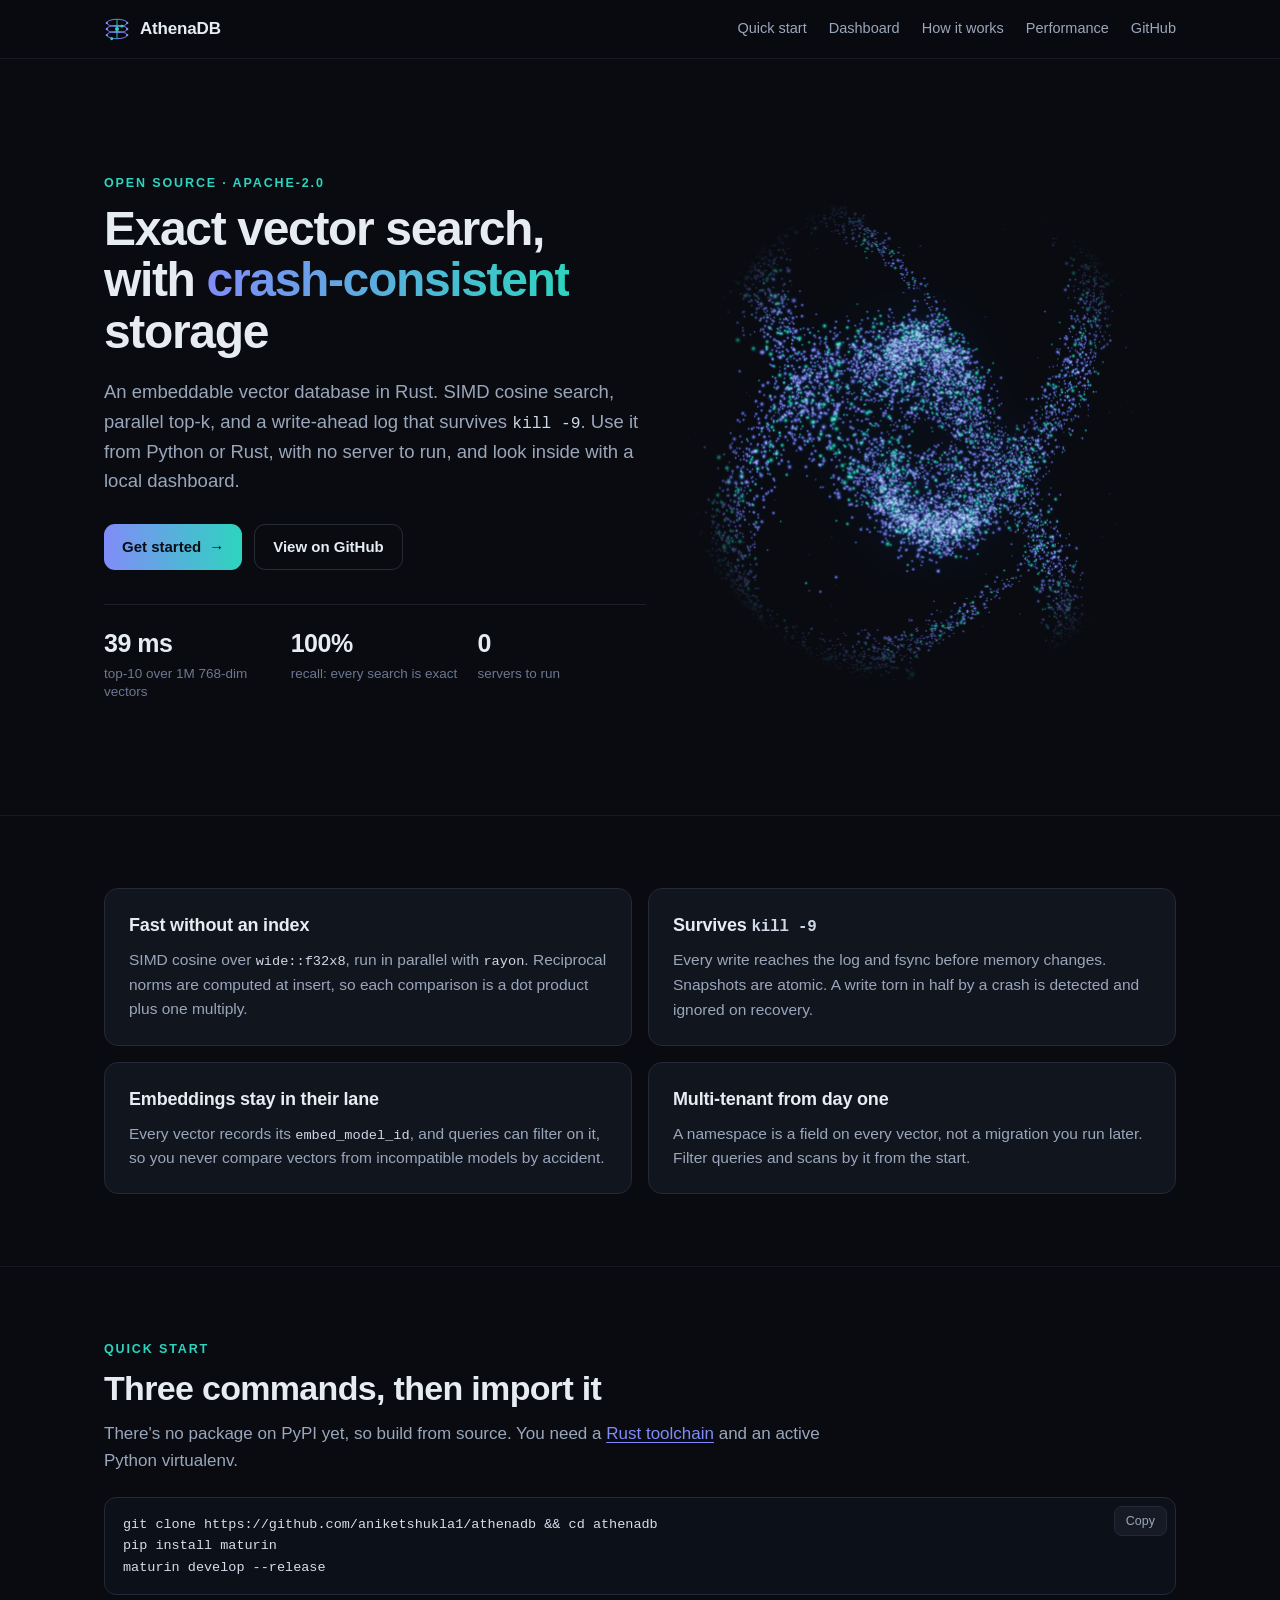
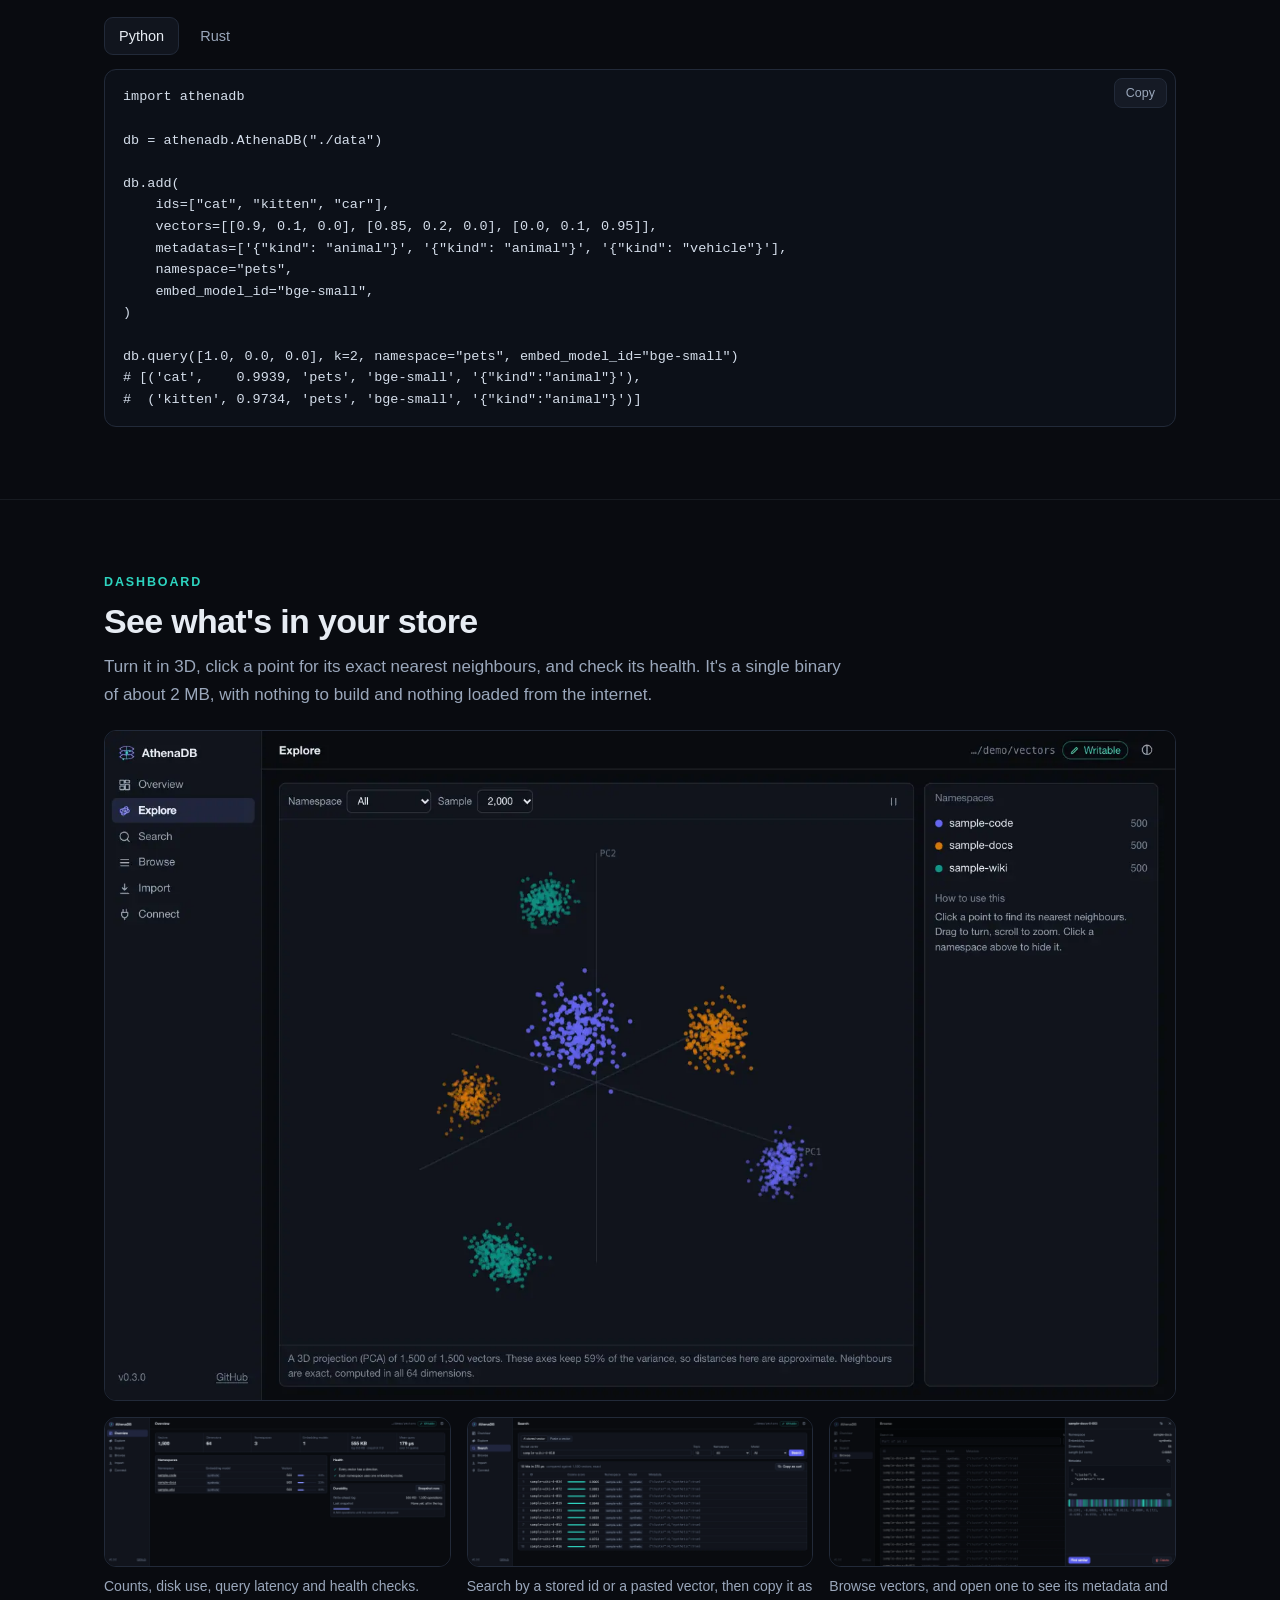
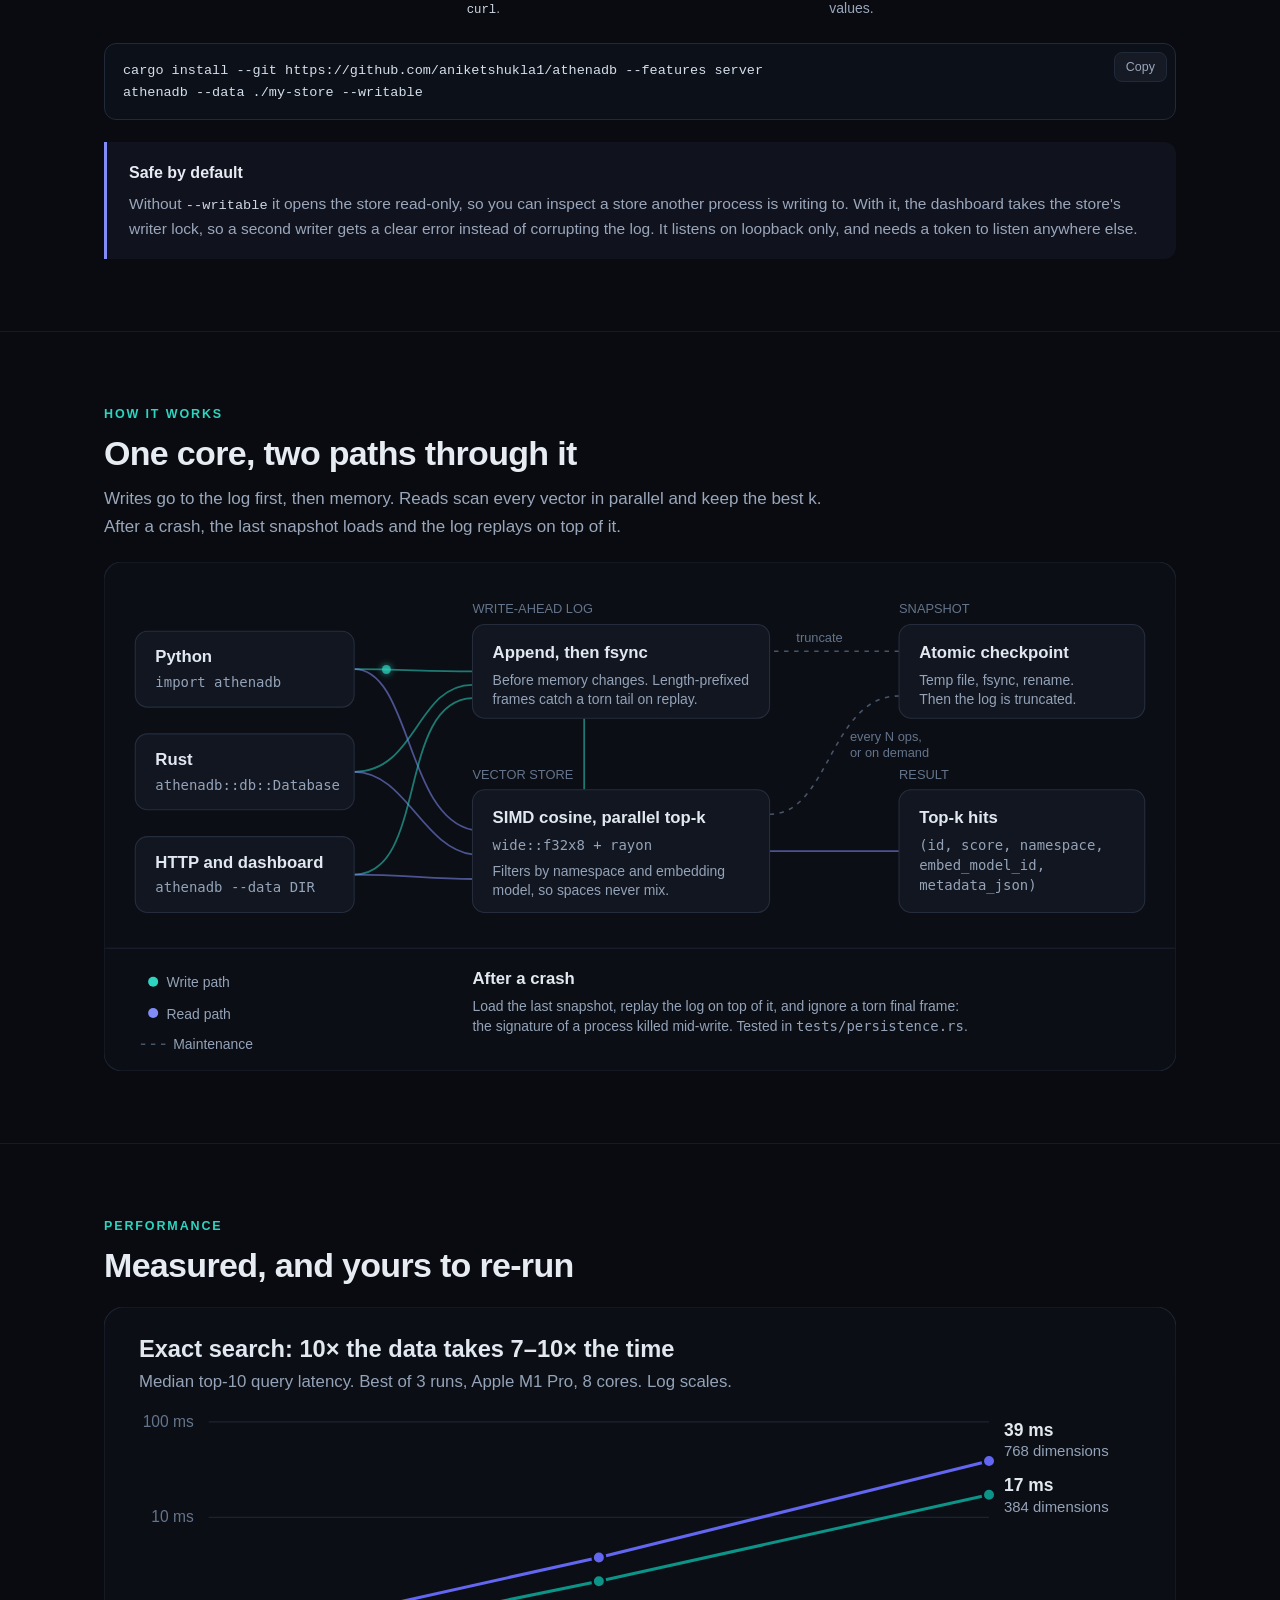
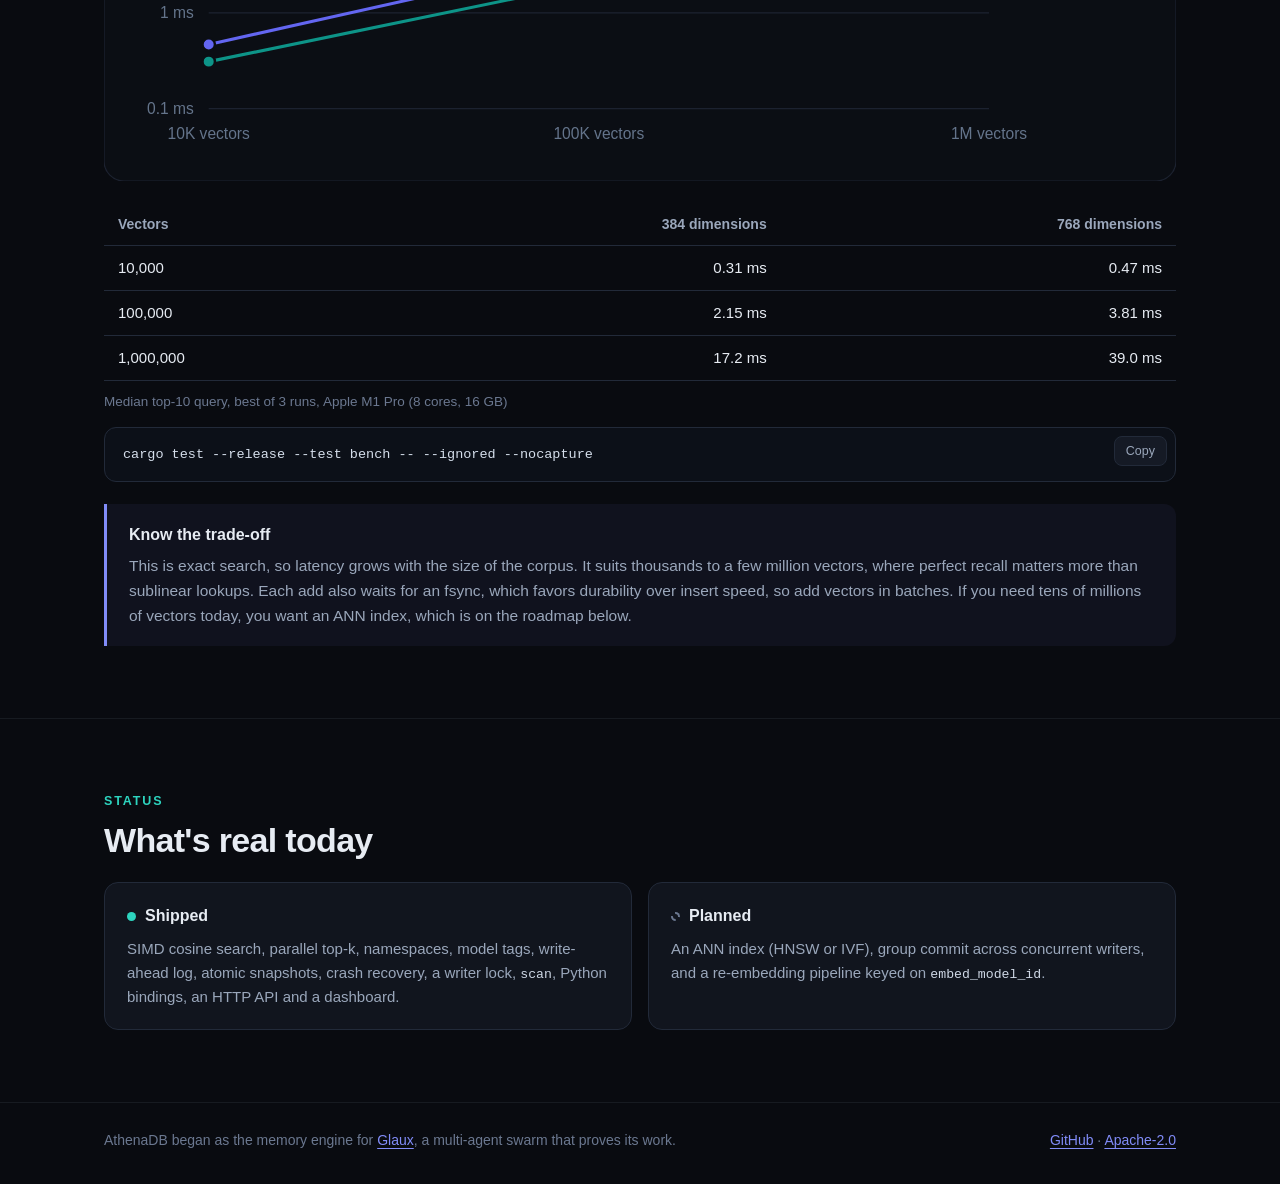
<file: site/index.html>
<!doctype html>
<html lang="en">
<head>
  <meta charset="utf-8">
  <meta name="viewport" content="width=device-width, initial-scale=1">
  <title>AthenaDB: exact vector search in Rust, with crash-consistent storage</title>
  <meta name="description" content="An embeddable vector database in Rust. SIMD cosine search, parallel top-k, write-ahead logging and atomic snapshots. Use it from Python or Rust, with no server to run.">
  <meta property="og:title" content="AthenaDB">
  <meta property="og:description" content="Exact vector search in Rust, with crash-consistent storage.">
  <meta property="og:image" content="https://aniketshukla1.github.io/athenadb/assets/social-card.png">
  <meta property="og:url" content="https://aniketshukla1.github.io/athenadb/">
  <meta name="twitter:card" content="summary_large_image">
  <meta name="theme-color" content="#090b10">
  <link rel="icon" href="assets/mark.svg" type="image/svg+xml">
  <link rel="stylesheet" href="assets/site.css">
</head>
<body>
<a class="skip" href="#main">Skip to content</a>

<header class="top">
  <div class="wrap top-row">
    <a class="brand" href="#main" aria-label="AthenaDB, top of page">
      <img src="assets/mark.svg" alt="" width="26" height="26">
      <span>AthenaDB</span>
    </a>
    <nav aria-label="Main">
      <a href="#start">Quick start</a>
      <a href="#dashboard">Dashboard</a>
      <a href="#how">How it works</a>
      <a href="#performance">Performance</a>
      <a href="https://github.com/aniketshukla1/athenadb">GitHub</a>
    </nav>
  </div>
</header>

<main id="main">
  <section class="hero">
    <div class="wrap hero-grid">
      <div class="hero-copy">
        <p class="eyebrow">Open source · Apache-2.0</p>
        <h1>Exact vector search, with <span class="grad">crash-consistent</span> storage</h1>
        <p class="lede">An embeddable vector database in Rust. SIMD cosine search, parallel top-k, and a
          write-ahead log that survives <code>kill -9</code>. Use it from Python or Rust, with no server to run, and look inside with a local dashboard.</p>
        <div class="cta">
          <a class="btn primary" href="#start">Get started <span aria-hidden="true">→</span></a>
          <a class="btn" href="https://github.com/aniketshukla1/athenadb">View on GitHub</a>
        </div>
        <dl class="stats">
          <div><dt>39 ms</dt><dd>top-10 over 1M 768-dim vectors</dd></div>
          <div><dt>100%</dt><dd>recall: every search is exact</dd></div>
          <div><dt>0</dt><dd>servers to run</dd></div>
        </dl>
      </div>
      <div class="hero-art">
        <canvas id="logo" aria-hidden="true"></canvas>
        <img class="hero-fallback" id="logo-fallback" src="assets/mark.svg" alt="" width="220" height="220">
      </div>
    </div>
  </section>

  <section class="band">
    <div class="wrap cards">
      <article class="card">
        <h2>Fast without an index</h2>
        <p>SIMD cosine over <code>wide::f32x8</code>, run in parallel with <code>rayon</code>. Reciprocal
          norms are computed at insert, so each comparison is a dot product plus one multiply.</p>
      </article>
      <article class="card">
        <h2>Survives <code>kill -9</code></h2>
        <p>Every write reaches the log and fsync before memory changes. Snapshots are atomic. A write torn
          in half by a crash is detected and ignored on recovery.</p>
      </article>
      <article class="card">
        <h2>Embeddings stay in their lane</h2>
        <p>Every vector records its <code>embed_model_id</code>, and queries can filter on it, so you never
          compare vectors from incompatible models by accident.</p>
      </article>
      <article class="card">
        <h2>Multi-tenant from day one</h2>
        <p>A namespace is a field on every vector, not a migration you run later. Filter queries and
          scans by it from the start.</p>
      </article>
    </div>
  </section>

  <section class="band" id="start">
    <div class="wrap">
      <p class="eyebrow">Quick start</p>
      <h2 class="title">Three commands, then import it</h2>
      <p class="muted">There's no package on PyPI yet, so build from source. You need a
        <a href="https://rustup.rs">Rust toolchain</a> and an active Python virtualenv.</p>
      <div class="code" data-copy>
        <button class="copy" type="button">Copy</button>
<pre><code>git clone https://github.com/aniketshukla1/athenadb &amp;&amp; cd athenadb
pip install maturin
maturin develop --release</code></pre>
      </div>
      <div class="tabs" role="tablist" aria-label="Language">
        <button role="tab" id="tab-py" aria-controls="panel-py" aria-selected="true" type="button">Python</button>
        <button role="tab" id="tab-rs" aria-controls="panel-rs" aria-selected="false" tabindex="-1" type="button">Rust</button>
      </div>
      <div class="code" role="tabpanel" id="panel-py" aria-labelledby="tab-py" data-copy>
        <button class="copy" type="button">Copy</button>
<pre><code>import athenadb

db = athenadb.AthenaDB("./data")

db.add(
    ids=["cat", "kitten", "car"],
    vectors=[[0.9, 0.1, 0.0], [0.85, 0.2, 0.0], [0.0, 0.1, 0.95]],
    metadatas=['{"kind": "animal"}', '{"kind": "animal"}', '{"kind": "vehicle"}'],
    namespace="pets",
    embed_model_id="bge-small",
)

db.query([1.0, 0.0, 0.0], k=2, namespace="pets", embed_model_id="bge-small")
# [('cat',    0.9939, 'pets', 'bge-small', '{"kind":"animal"}'),
#  ('kitten', 0.9734, 'pets', 'bge-small', '{"kind":"animal"}')]</code></pre>
      </div>
      <div class="code" role="tabpanel" id="panel-rs" aria-labelledby="tab-rs" data-copy hidden>
        <button class="copy" type="button">Copy</button>
<pre><code>use athenadb::core::Entry;
use athenadb::db::Database;

let mut db = Database::open("./data")?;

db.add(Entry {
    id: "cat".into(),
    vector: vec![0.9, 0.1, 0.0],
    metadata: serde_json::json!({ "kind": "animal" }),
    namespace: "pets".into(),
    embed_model_id: "bge-small".into(),
    inv_norm: 0.0, // computed on insert
})?;

for hit in db.search(&amp;[1.0, 0.0, 0.0], 2, Some("pets"), Some("bge-small"))? {
    println!("{} {:.3}", hit.id, hit.score);
}</code></pre>
      </div>
    </div>
  </section>

  <section class="band" id="dashboard">
    <div class="wrap">
      <p class="eyebrow">Dashboard</p>
      <h2 class="title">See what's in your store</h2>
      <p class="muted">Turn it in 3D, click a point for its exact nearest neighbours, and check its health. It's a
        single binary of about 2 MB, with nothing to build and nothing loaded from the internet.</p>
      <picture>
        <source media="(prefers-reduced-motion: reduce)" srcset="assets/dashboard-explore.webp">
        <img class="shot wide" src="assets/dashboard.webp" width="1600" height="1000" loading="lazy"
          alt="The AthenaDB dashboard's Explore page, where six clusters of vectors coloured by namespace turn slowly in 3D.">
      </picture>
      <div class="shots">
        <figure><a href="assets/dashboard-overview.webp"><img class="shot" src="assets/dashboard-overview.webp" width="2880" height="1240" loading="lazy"
          alt="Overview page: vector count, dimensions, disk use and query latency, with a namespace table and health checks."></a>
          <figcaption>Counts, disk use, query latency and health checks.</figcaption></figure>
        <figure><a href="assets/dashboard-search.webp"><img class="shot" src="assets/dashboard-search.webp" width="2880" height="1240" loading="lazy"
          alt="Search page: the ten nearest neighbours of a stored vector, with cosine scores."></a>
          <figcaption>Search by a stored id or a pasted vector, then copy it as <code>curl</code>.</figcaption></figure>
        <figure><a href="assets/dashboard-vector.webp"><img class="shot" src="assets/dashboard-vector.webp" width="2880" height="1240" loading="lazy"
          alt="A vector's detail drawer: namespace, model, metadata and a heat strip of its values."></a>
          <figcaption>Browse vectors, and open one to see its metadata and values.</figcaption></figure>
      </div>
      <div class="code" data-copy>
        <button class="copy" type="button">Copy</button>
<pre><code>cargo install --git https://github.com/aniketshukla1/athenadb --features server
athenadb --data ./my-store --writable</code></pre>
      </div>
      <aside class="note">
        <h3>Safe by default</h3>
        <p>Without <code>--writable</code> it opens the store read-only, so you can inspect a store another
          process is writing to. With it, the dashboard takes the store's writer lock, so a second writer gets
          a clear error instead of corrupting the log. It listens on loopback only, and needs a token to
          listen anywhere else.</p>
      </aside>
    </div>
  </section>

  <section class="band" id="how">
    <div class="wrap">
      <p class="eyebrow">How it works</p>
      <h2 class="title">One core, two paths through it</h2>
      <p class="muted">Writes go to the log first, then memory. Reads scan every vector in parallel and keep the
        best k. After a crash, the last snapshot loads and the log replays on top of it.</p>
      <div class="figure-wrap" tabindex="0" role="group" aria-label="Figure; scrolls sideways on small screens"><img class="figure" src="assets/architecture.svg" width="960" height="456"
        alt="Writes are appended to a write-ahead log with fsync, then applied to the in-memory store. Reads run a parallel SIMD cosine search and return the top k hits. Snapshots are atomic and truncate the log."></div>
    </div>
  </section>

  <section class="band" id="performance">
    <div class="wrap">
      <p class="eyebrow">Performance</p>
      <h2 class="title">Measured, and yours to re-run</h2>
      <div class="figure-wrap" tabindex="0" role="group" aria-label="Figure; scrolls sideways on small screens"><img class="figure" src="assets/bench.svg" width="860" height="380"
        alt="Median top-10 query latency on a log-log chart, rising from under 1 ms at 10 thousand vectors to 17 ms at 384 dimensions and 39 ms at 768 dimensions at 1 million vectors."></div>
      <div class="table-wrap">
        <table>
          <caption>Median top-10 query, best of 3 runs, Apple M1 Pro (8 cores, 16 GB)</caption>
          <thead><tr><th scope="col">Vectors</th><th scope="col">384 dimensions</th><th scope="col">768 dimensions</th></tr></thead>
          <tbody>
            <tr><th scope="row">10,000</th><td>0.31 ms</td><td>0.47 ms</td></tr>
            <tr><th scope="row">100,000</th><td>2.15 ms</td><td>3.81 ms</td></tr>
            <tr><th scope="row">1,000,000</th><td>17.2 ms</td><td>39.0 ms</td></tr>
          </tbody>
        </table>
      </div>
      <div class="code" data-copy>
        <button class="copy" type="button">Copy</button>
<pre><code>cargo test --release --test bench -- --ignored --nocapture</code></pre>
      </div>
      <aside class="note">
        <h3>Know the trade-off</h3>
        <p>This is exact search, so latency grows with the size of the corpus. It suits thousands to a few
          million vectors, where perfect recall matters more than sublinear lookups. Each add also waits for
          an fsync, which favors durability over insert speed, so add vectors in batches. If you need tens
          of millions of vectors today, you want an ANN index, which is on the roadmap below.</p>
      </aside>
    </div>
  </section>

  <section class="band" id="status">
    <div class="wrap">
      <p class="eyebrow">Status</p>
      <h2 class="title">What's real today</h2>
      <div class="status">
        <div><h3><span class="dot on" aria-hidden="true"></span>Shipped</h3>
          <p>SIMD cosine search, parallel top-k, namespaces, model tags, write-ahead log, atomic snapshots,
            crash recovery, a writer lock, <code>scan</code>, Python bindings, an HTTP API and a dashboard.</p></div>
        <div><h3><span class="dot off" aria-hidden="true"></span>Planned</h3>
          <p>An ANN index (HNSW or IVF), group commit across concurrent writers, and a re-embedding
            pipeline keyed on <code>embed_model_id</code>.</p></div>
      </div>
    </div>
  </section>
</main>

<footer>
  <div class="wrap foot">
    <p>AthenaDB began as the memory engine for
      <a href="https://aniketshukla1.github.io/glaux/">Glaux</a>, a multi-agent swarm that proves its work.</p>
    <p><a href="https://github.com/aniketshukla1/athenadb">GitHub</a> ·
      <a href="https://github.com/aniketshukla1/athenadb/blob/master/LICENSE">Apache-2.0</a></p>
  </div>
</footer>

<script type="module" src="assets/site.js"></script>
</body>
</html>
</file>
<file: site/assets/site.css>
:root {
  --bg: #090b10;
  --surface: #11151e;
  --line: #222a39;
  --fg: #e7ecf3;
  --muted: #9aa7bb;
  --faint: #6b7890;
  --indigo: #818cf8;
  --teal: #2dd4bf;
  --mono: ui-monospace, SFMono-Regular, Menlo, Consolas, monospace;
  color-scheme: dark;
}
* { box-sizing: border-box; }
html { scroll-behavior: smooth; scroll-padding-top: 76px; -webkit-text-size-adjust: 100%; }
@media (prefers-reduced-motion: reduce) { html { scroll-behavior: auto; } }
body {
  margin: 0; background: var(--bg); color: var(--fg); line-height: 1.6; font-size: 17px;
  font-family: Inter, -apple-system, "Segoe UI", Roboto, "Helvetica Neue", Arial, sans-serif;
  -webkit-font-smoothing: antialiased;
}
a { color: var(--indigo); text-underline-offset: 3px; }
a:hover { color: #a5b0fb; }
:focus-visible { outline: 2px solid var(--teal); outline-offset: 3px; border-radius: 4px; }
code { font-family: var(--mono); font-size: .88em; color: #cfd8e6; }
.wrap { max-width: 1120px; margin: 0 auto; padding: 0 24px; }
.skip { position: absolute; left: 12px; top: -60px; z-index: 30; background: var(--surface); padding: 8px 14px; border-radius: 8px; }
.skip:focus { top: 12px; }

.top { position: sticky; top: 0; z-index: 20; background: rgb(9 11 16 / .78); backdrop-filter: blur(12px); -webkit-backdrop-filter: blur(12px); border-bottom: 1px solid rgb(148 163 184 / .1); }
.top-row { display: flex; align-items: center; justify-content: space-between; height: 58px; gap: 16px; }
.brand { display: inline-flex; align-items: center; gap: 10px; font-weight: 600; color: var(--fg); text-decoration: none; letter-spacing: -.01em; }
nav { display: flex; gap: 22px; }
nav a { color: var(--muted); text-decoration: none; font-size: 14.5px; }
nav a:hover { color: var(--fg); }
@media (max-width: 680px) { nav a:not(:last-child) { display: none; } }

.hero { overflow: hidden; }
.hero-grid { display: grid; grid-template-columns: 1.08fr 1fr; align-items: center; gap: 28px; min-height: 84vh; padding-top: 28px; padding-bottom: 28px; }
.hero-art { position: relative; aspect-ratio: 1; width: 100%; }
#logo {
  display: block; width: 100%; height: 100%; opacity: 0; transition: opacity .7s ease;
  /* Black plus screen blending: the canvas adds its light to the page and nothing else. */
  mix-blend-mode: screen;
  -webkit-mask-image: radial-gradient(closest-side, #000 70%, transparent 100%);
  mask-image: radial-gradient(closest-side, #000 70%, transparent 100%);
}
#logo.live { opacity: 1; }
.hero-fallback { position: absolute; inset: 0; margin: auto; display: none; width: 46%; height: auto; }
.hero-art.no-webgl #logo { display: none; }
.hero-art.no-webgl .hero-fallback { display: block; }
.eyebrow { margin: 0 0 10px; color: var(--teal); font-size: 12.5px; font-weight: 600; letter-spacing: .15em; text-transform: uppercase; }
h1 { margin: 0; font-size: clamp(32px, 3.75vw, 50px); line-height: 1.07; letter-spacing: -.028em; font-weight: 650; }
.grad { white-space: nowrap; color: var(--indigo); background: linear-gradient(90deg, var(--indigo), var(--teal)); -webkit-background-clip: text; background-clip: text; -webkit-text-fill-color: transparent; }
.lede { margin: 20px 0 0; color: var(--muted); font-size: 18.5px; max-width: 34em; }
.cta { display: flex; flex-wrap: wrap; gap: 12px; margin-top: 28px; }
.btn { display: inline-flex; align-items: center; gap: 8px; min-height: 44px; padding: 10px 18px; border-radius: 11px; border: 1px solid rgb(148 163 184 / .22); color: var(--fg); text-decoration: none; font-weight: 550; font-size: 15px; transition: border-color .15s, transform .15s; }
.btn:hover { color: var(--fg); border-color: rgb(148 163 184 / .5); transform: translateY(-1px); }
.btn.primary { color: #0a0d14; border: 0; background: linear-gradient(90deg, var(--indigo), var(--teal)); }
.btn.primary:hover { color: #0a0d14; }
.stats { display: grid; grid-template-columns: repeat(3, 1fr); gap: 18px; margin: 34px 0 0; padding: 18px 0 0; border-top: 1px solid rgb(148 163 184 / .14); max-width: 34em; }
.stats dt { font-size: 25px; font-weight: 650; letter-spacing: -.02em; }
.stats dd { margin: 2px 0 0; color: var(--faint); font-size: 13.5px; line-height: 1.35; }
@media (max-width: 900px) {
  .hero-grid { grid-template-columns: 1fr; min-height: 0; text-align: center; padding-top: 12px; }
  .hero-art { order: -1; max-width: 340px; margin: 0 auto; }
  .lede, .stats { margin-left: auto; margin-right: auto; }
  .cta { justify-content: center; }
}

.band { padding: 72px 0; border-top: 1px solid rgb(148 163 184 / .1); }
.title { margin: 0; font-size: clamp(26px, 3.2vw, 34px); letter-spacing: -.02em; font-weight: 640; line-height: 1.15; }
.muted { color: var(--muted); max-width: 44em; margin: 12px 0 22px; }
.cards { display: grid; grid-template-columns: repeat(2, 1fr); gap: 16px; }
.card { background: var(--surface); border: 1px solid var(--line); border-radius: 14px; padding: 22px 24px; }
.card h2 { margin: 0 0 8px; font-size: 18px; letter-spacing: -.01em; font-weight: 620; }
.card p { margin: 0; color: var(--muted); font-size: 15.5px; }
@media (max-width: 760px) { .cards { grid-template-columns: 1fr; } .band { padding: 52px 0; } }

.code { position: relative; margin-top: 14px; background: #0c1018; border: 1px solid var(--line); border-radius: 12px; }
.code[hidden] { display: none; }
pre { margin: 0; padding: 16px 72px 16px 18px; overflow-x: auto; font-size: 13.5px; line-height: 1.6; }
pre code { color: #d5deeb; font-size: 1em; font-variant-ligatures: none; }
.copy { position: absolute; top: 8px; right: 8px; z-index: 1; min-height: 30px; padding: 3px 11px; border-radius: 8px; border: 1px solid var(--line); background: #151a25; color: var(--muted); font: inherit; font-size: 12.5px; cursor: pointer; }
.copy:hover { color: var(--fg); }
.tabs { display: flex; gap: 6px; margin-top: 22px; }
.tabs button { min-height: 38px; padding: 6px 14px; border-radius: 9px; border: 1px solid transparent; background: none; color: var(--muted); font: inherit; font-size: 14.5px; cursor: pointer; }
.tabs button[aria-selected="true"] { color: var(--fg); background: var(--surface); border-color: var(--line); }

.shot { display: block; width: 100%; height: auto; border-radius: 12px; border: 1px solid var(--line); }
.shot.wide { margin-top: 22px; }
.shots { display: grid; grid-template-columns: repeat(3, 1fr); gap: 16px; margin: 16px 0 22px; }
.shots figure { margin: 0; }
.shots figcaption { margin-top: 8px; color: var(--muted); font-size: 14px; }
@media (max-width: 860px) { .shots { grid-template-columns: 1fr; } }
.figure-wrap { overflow-x: auto; margin-top: 22px; border-radius: 14px; }
.figure { display: block; width: 100%; min-width: 720px; height: auto; border-radius: 14px; }
.table-wrap { overflow-x: auto; margin-top: 22px; }
table { width: 100%; border-collapse: collapse; font-size: 15px; }
caption { caption-side: bottom; text-align: left; color: var(--faint); font-size: 13.5px; padding-top: 10px; }
th, td { padding: 10px 14px; text-align: right; border-bottom: 1px solid var(--line); font-variant-numeric: tabular-nums; white-space: nowrap; }
th:first-child { text-align: left; }
thead th { color: var(--muted); font-weight: 550; font-size: 14px; }
tbody th { font-weight: 500; }
.note { margin-top: 22px; padding: 18px 22px; border-left: 3px solid var(--indigo); background: rgb(129 140 248 / .06); border-radius: 0 12px 12px 0; }
.note h3 { margin: 0 0 6px; font-size: 16px; }
.note p { margin: 0; color: var(--muted); font-size: 15.5px; }
.status { display: grid; grid-template-columns: repeat(2, 1fr); gap: 16px; margin-top: 22px; }
.status > div { background: var(--surface); border: 1px solid var(--line); border-radius: 14px; padding: 20px 22px; }
.status h3 { margin: 0 0 8px; font-size: 16px; display: flex; align-items: center; gap: 9px; }
.status p { margin: 0; color: var(--muted); font-size: 15px; }
.dot { width: 9px; height: 9px; border-radius: 50%; flex: none; }
.dot.on { background: var(--teal); }
.dot.off { background: none; border: 2px dashed var(--faint); }
@media (max-width: 860px) { .status { grid-template-columns: 1fr; } }

footer { border-top: 1px solid rgb(148 163 184 / .1); padding: 26px 0 34px; color: var(--faint); font-size: 14px; }
.foot { display: flex; flex-wrap: wrap; justify-content: space-between; gap: 8px 24px; }
.foot p { margin: 0; }
</file>
